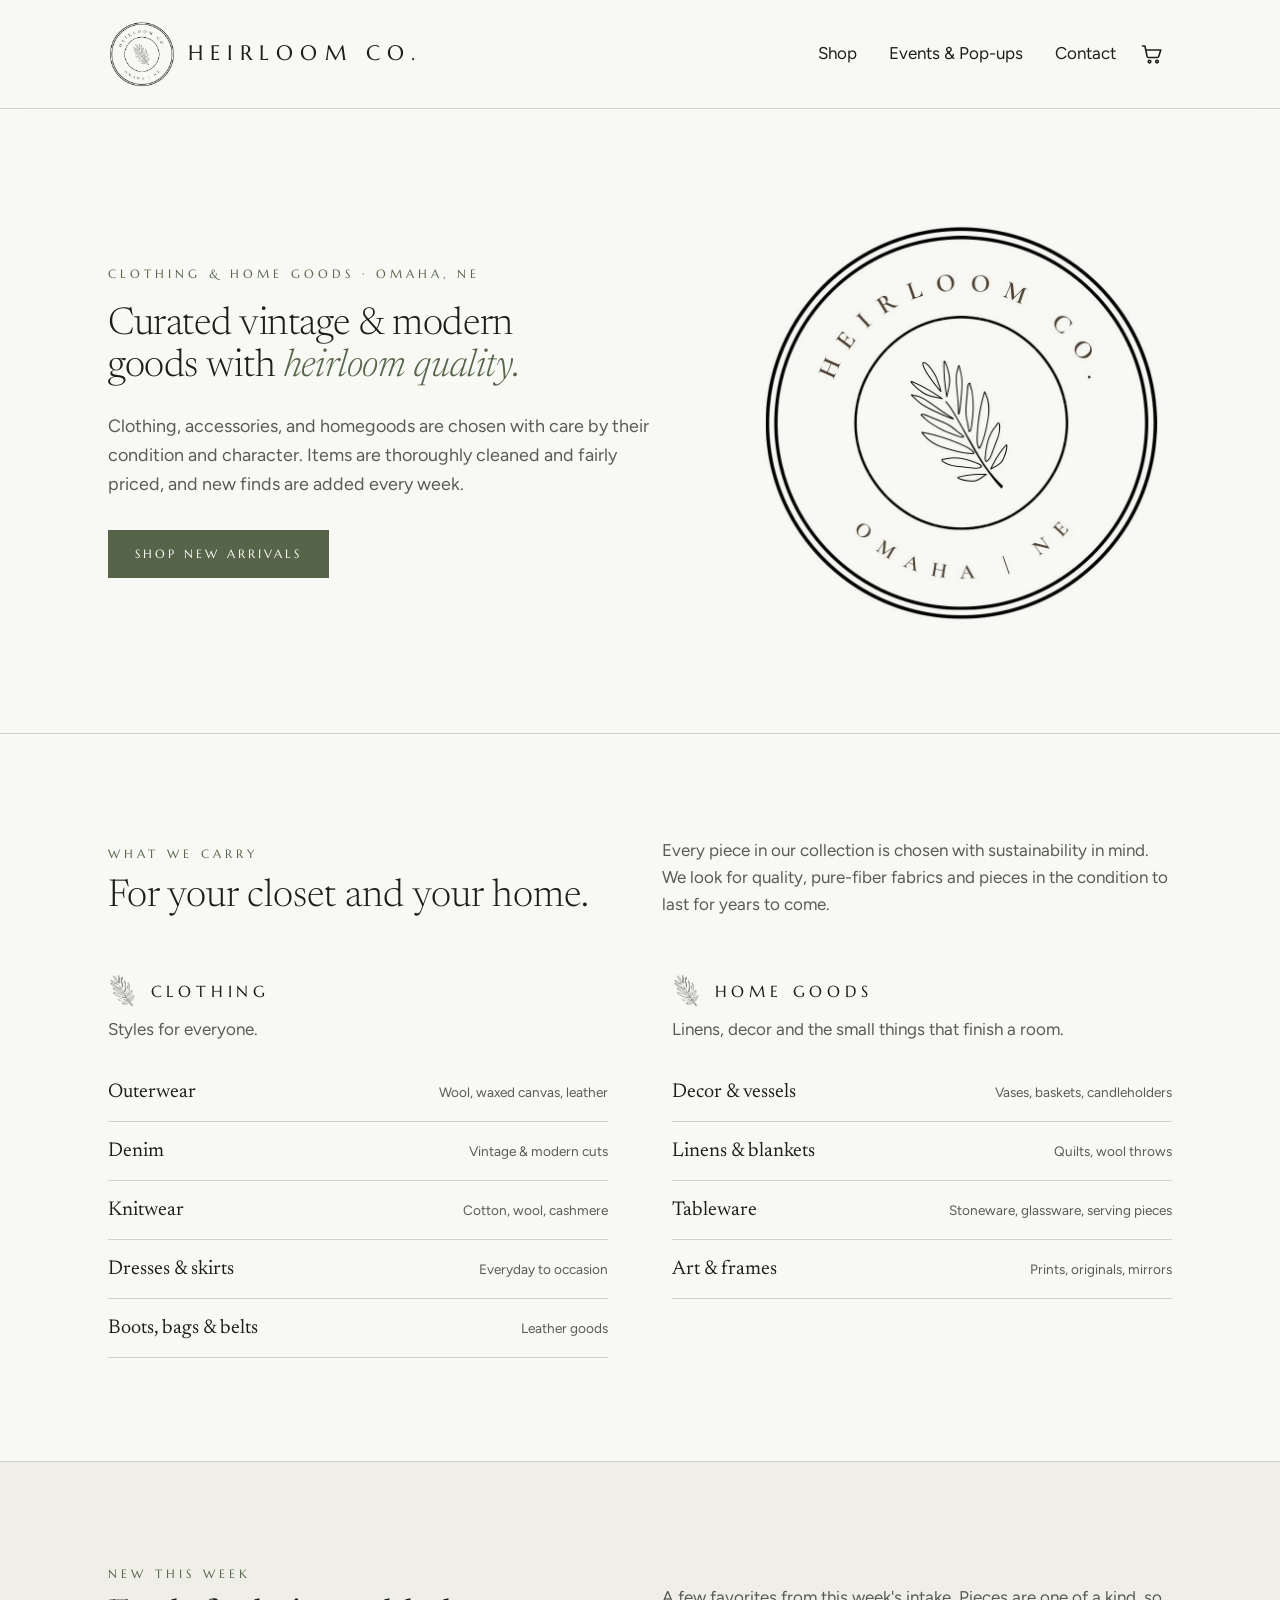
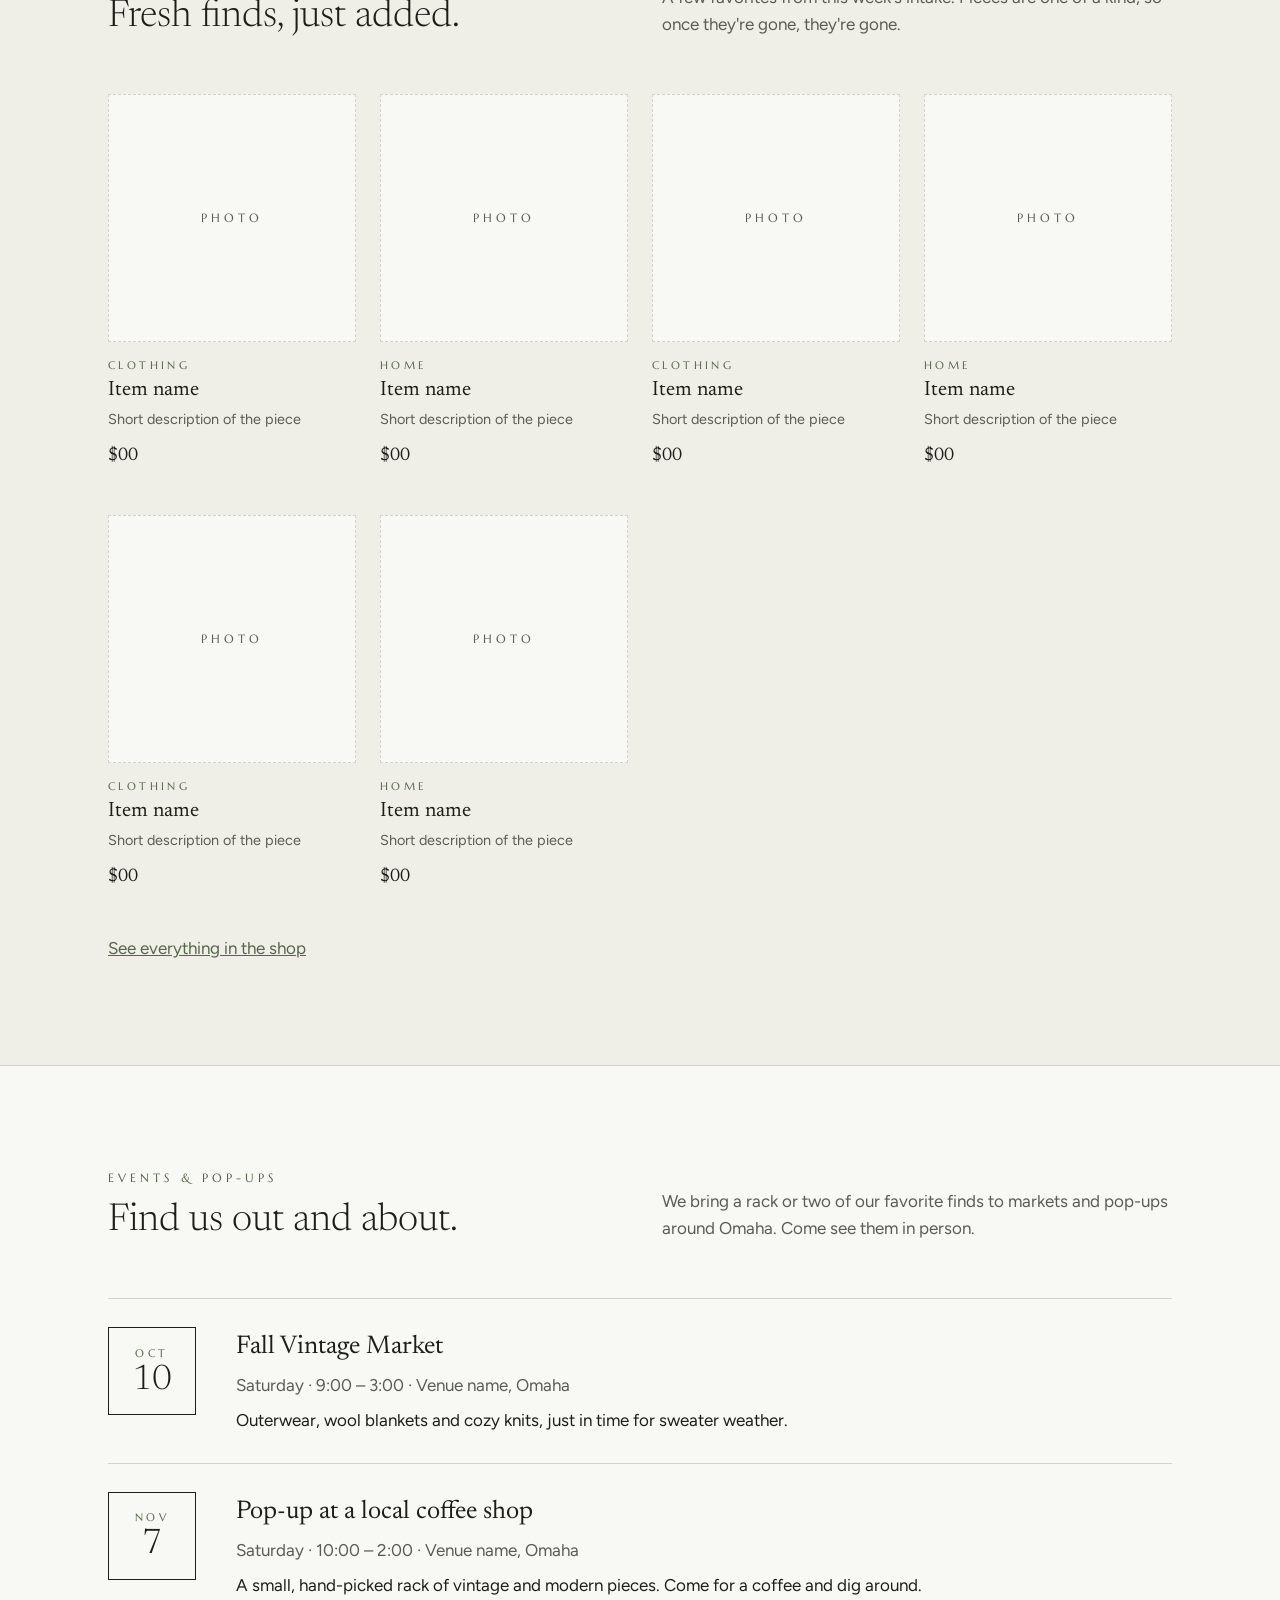
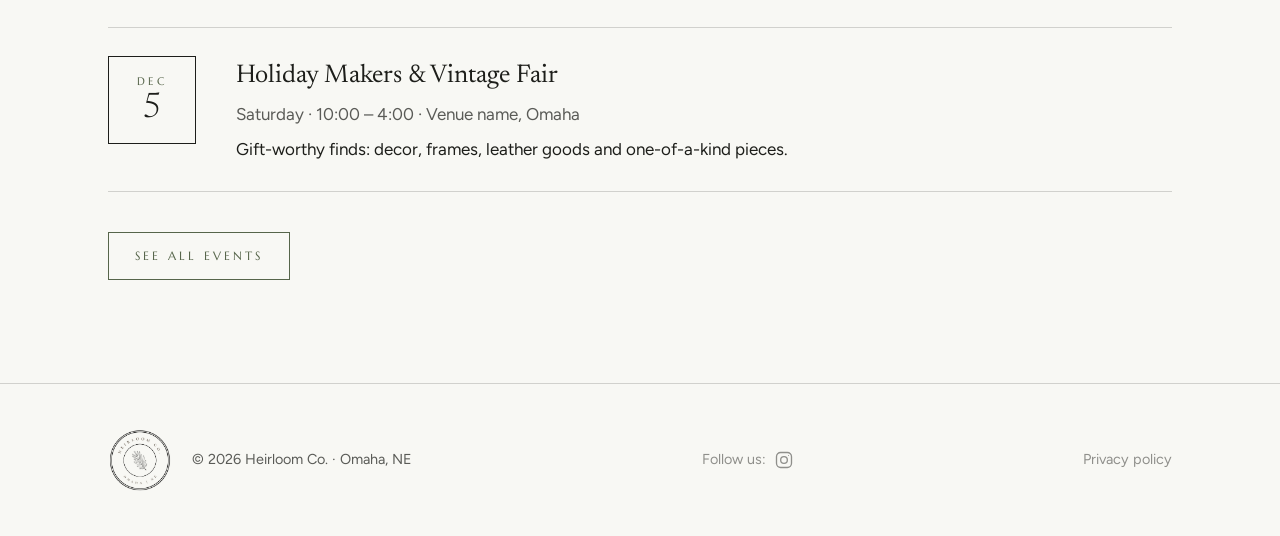
<file: index.html>
<!doctype html>
<html lang="en" class="dark-ok">
<head>
  <meta charset="utf-8">
  <meta name="viewport" content="width=device-width, initial-scale=1">
  <title>Heirloom Co. · Curated vintage &amp; modern goods with heirloom quality</title>
  <meta name="description" content="Heirloom Co. is a small Omaha shop for pre-loved clothing, accessories and everyday home goods. Hand-picked, cleaned and fairly priced, with new stock every week.">
  <link rel="preconnect" href="https://fonts.googleapis.com">
  <link rel="preconnect" href="https://fonts.gstatic.com" crossorigin>
  <link rel="stylesheet" href="https://fonts.googleapis.com/css2?family=Marcellus&family=Newsreader:ital,opsz,wght@0,6..72,300;0,6..72,400;1,6..72,300;1,6..72,400&family=Figtree:wght@400;500;600&display=swap">
  <link rel="stylesheet" href="css/heirloom.css">
</head>
<body class="template-index">
  <a class="skip" href="#MainContent">Skip to content</a>

  <header class="site">
    <div class="wrap">
      <a class="brand" href="index.html" aria-label="Heirloom Co. home">
        <img class="logo brand-img" src="images/logo.jpg" alt="" width="850" height="850">
        <span>Heirloom Co.</span>
      </a>
      <nav class="links" id="MainNav" aria-label="Main">
        <a href="shop.html">Shop</a>
        <a href="events.html">Events &amp; Pop-ups</a>
        <a href="contact.html">Contact</a>
      </nav>
      <div class="header-actions">
        <!-- The cart only works on Shopify; here the icon is just for the design. -->
        <a href="#" class="cart-link" aria-label="Cart">
          <svg viewBox="0 0 24 24" width="24" height="24" fill="none" stroke="currentColor" stroke-width="1.6" stroke-linecap="round" stroke-linejoin="round" aria-hidden="true">
            <path d="M2.5 4h2.4l2.2 10.3a1.5 1.5 0 0 0 1.5 1.2h8.6a1.5 1.5 0 0 0 1.5-1.1L20.8 8H5.7"/>
            <circle cx="9.5" cy="19.6" r="1.3"/>
            <circle cx="17" cy="19.6" r="1.3"/>
          </svg>
        </a>
        <button class="menu-toggle" type="button" aria-controls="MainNav" aria-expanded="false" aria-label="Menu" data-menu-toggle>
          <svg class="icon-open" viewBox="0 0 24 24" width="24" height="24" fill="none" stroke="currentColor" stroke-width="1.6" stroke-linecap="round" aria-hidden="true">
            <path d="M4 7h16M4 12h16M4 17h16"/>
          </svg>
          <svg class="icon-close" viewBox="0 0 24 24" width="24" height="24" fill="none" stroke="currentColor" stroke-width="1.6" stroke-linecap="round" aria-hidden="true">
            <path d="M6 6l12 12M18 6L6 18"/>
          </svg>
        </button>
      </div>
    </div>
  </header>

  <main id="MainContent">
    <section class="hero">
      <div class="wrap">
        <div>
          <p class="eyebrow caps">Clothing &amp; home goods · Omaha, NE</p>
          <h1>Curated vintage &amp; modern goods with <em>heirloom quality.</em></h1>
          <p class="lede">Clothing, accessories, and homegoods are chosen with care by their condition and character. Items are thoroughly cleaned and fairly priced, and new finds are added every week.</p>
          <div class="actions">
            <a class="btn solid" href="shop.html">Shop new arrivals</a>
          </div>
        </div>
        <div class="seal">
          <img class="logo hero-img" src="images/logo.jpg" alt="Heirloom Co. seal: Omaha, NE" width="850" height="850">
        </div>
      </div>
    </section>

    <section class="block" id="carry">
      <div class="wrap">
        <div class="sec-head">
          <div>
            <span class="caps">What we carry</span>
            <h2>For your closet and your home.</h2>
          </div>
          <p>Every piece in our collection is chosen with sustainability in mind. We look for quality, pure-fiber fabrics and pieces in the condition to last for years to come.</p>
        </div>
        <div class="carry">
          <div>
            <h3><img class="logo carry-leaf" src="images/leaf.jpg" alt="" width="244" height="290" loading="lazy">Clothing</h3>
            <p class="note">Styles for everyone.</p>
            <ul>
              <li>Outerwear <span>Wool, waxed canvas, leather</span></li>
              <li>Denim <span>Vintage &amp; modern cuts</span></li>
              <li>Knitwear <span>Cotton, wool, cashmere</span></li>
              <li>Dresses &amp; skirts <span>Everyday to occasion</span></li>
              <li>Boots, bags &amp; belts <span>Leather goods</span></li>
            </ul>
          </div>
          <div>
            <h3><img class="logo carry-leaf" src="images/leaf.jpg" alt="" width="244" height="290" loading="lazy">Home Goods</h3>
            <p class="note">Linens, decor and the small things that finish a room.</p>
            <ul>
              <li>Decor &amp; vessels <span>Vases, baskets, candleholders</span></li>
              <li>Linens &amp; blankets <span>Quilts, wool throws</span></li>
              <li>Tableware <span>Stoneware, glassware, serving pieces</span></li>
              <li>Art &amp; frames <span>Prints, originals, mirrors</span></li>
            </ul>
          </div>
        </div>
      </div>
    </section>

    <section class="block racks" id="new">
      <div class="wrap">
        <div class="sec-head">
          <div>
            <span class="caps">New this week</span>
            <h2>Fresh finds, just added.</h2>
          </div>
          <p>A few favorites from this week's intake. Pieces are one of a kind, so once they're gone, they're gone.</p>
        </div>
        <div class="items">
          <article class="item" data-kind="clothing">
            <div class="item-img"><span class="caps">Photo</span></div>
            <span class="caps kind">Clothing</span>
            <h3 class="name">Item name</h3>
            <p class="meta">Short description of the piece</p>
            <p class="price">$00</p>
          </article>
          <article class="item" data-kind="home">
            <div class="item-img"><span class="caps">Photo</span></div>
            <span class="caps kind">Home</span>
            <h3 class="name">Item name</h3>
            <p class="meta">Short description of the piece</p>
            <p class="price">$00</p>
          </article>
          <article class="item" data-kind="clothing">
            <div class="item-img"><span class="caps">Photo</span></div>
            <span class="caps kind">Clothing</span>
            <h3 class="name">Item name</h3>
            <p class="meta">Short description of the piece</p>
            <p class="price">$00</p>
          </article>
          <article class="item" data-kind="home">
            <div class="item-img"><span class="caps">Photo</span></div>
            <span class="caps kind">Home</span>
            <h3 class="name">Item name</h3>
            <p class="meta">Short description of the piece</p>
            <p class="price">$00</p>
          </article>
          <article class="item" data-kind="clothing">
            <div class="item-img"><span class="caps">Photo</span></div>
            <span class="caps kind">Clothing</span>
            <h3 class="name">Item name</h3>
            <p class="meta">Short description of the piece</p>
            <p class="price">$00</p>
          </article>
          <article class="item" data-kind="home">
            <div class="item-img"><span class="caps">Photo</span></div>
            <span class="caps kind">Home</span>
            <h3 class="name">Item name</h3>
            <p class="meta">Short description of the piece</p>
            <p class="price">$00</p>
          </article>
        </div>
        <p class="foot"><a href="shop.html">See everything in the shop</a></p>
      </div>
    </section>

    <section class="block" id="events">
      <div class="wrap">
        <div class="sec-head">
          <div>
            <span class="caps">Events &amp; Pop-ups</span>
            <h2>Find us out and about.</h2>
          </div>
          <p>We bring a rack or two of our favorite finds to markets and pop-ups around Omaha. Come see them in person.</p>
        </div>
        <!-- Keep in sync with the list on events.html. -->
        <ul class="events">
          <li>
            <time class="date" datetime="2026-10-10"><span class="caps">Oct</span><b>10</b></time>
            <div>
              <h3>Fall Vintage Market</h3>
              <p class="muted">Saturday · 9:00 – 3:00 · Venue name, Omaha</p>
              <p>Outerwear, wool blankets and cozy knits, just in time for sweater weather.</p>
            </div>
          </li>
          <li>
            <time class="date" datetime="2026-11-07"><span class="caps">Nov</span><b>7</b></time>
            <div>
              <h3>Pop-up at a local coffee shop</h3>
              <p class="muted">Saturday · 10:00 – 2:00 · Venue name, Omaha</p>
              <p>A small, hand-picked rack of vintage and modern pieces. Come for a coffee and dig around.</p>
            </div>
          </li>
          <li>
            <time class="date" datetime="2026-12-05"><span class="caps">Dec</span><b>5</b></time>
            <div>
              <h3>Holiday Makers &amp; Vintage Fair</h3>
              <p class="muted">Saturday · 10:00 – 4:00 · Venue name, Omaha</p>
              <p>Gift-worthy finds: decor, frames, leather goods and one-of-a-kind pieces.</p>
            </div>
          </li>
        </ul>
        <p class="foot"><a class="btn line" href="events.html">See all events</a></p>
      </div>
    </section>
  </main>

  <footer class="site">
    <div class="wrap">
      <img class="logo foot-logo" src="images/logo.jpg" alt="" width="850" height="850">
      <p>© 2026 Heirloom Co. · Omaha, NE</p>
      <!-- Replace # with the shop's Instagram and privacy policy links. -->
      <a class="foot-social" href="#" target="_blank" rel="noopener" aria-label="Follow us on Instagram">
        <span aria-hidden="true">Follow us:</span>
        <svg viewBox="0 0 24 24" width="20" height="20" fill="none" stroke="currentColor" stroke-width="1.6" aria-hidden="true">
          <rect x="3" y="3" width="18" height="18" rx="5"/>
          <circle cx="12" cy="12" r="4"/>
          <circle cx="17.3" cy="6.7" r="0.6" fill="currentColor" stroke="none"/>
        </svg>
      </a>
      <a class="foot-privacy" href="#">Privacy policy</a>
    </div>
  </footer>

  <script src="js/heirloom.js" defer></script>
</body>
</html>
</file>
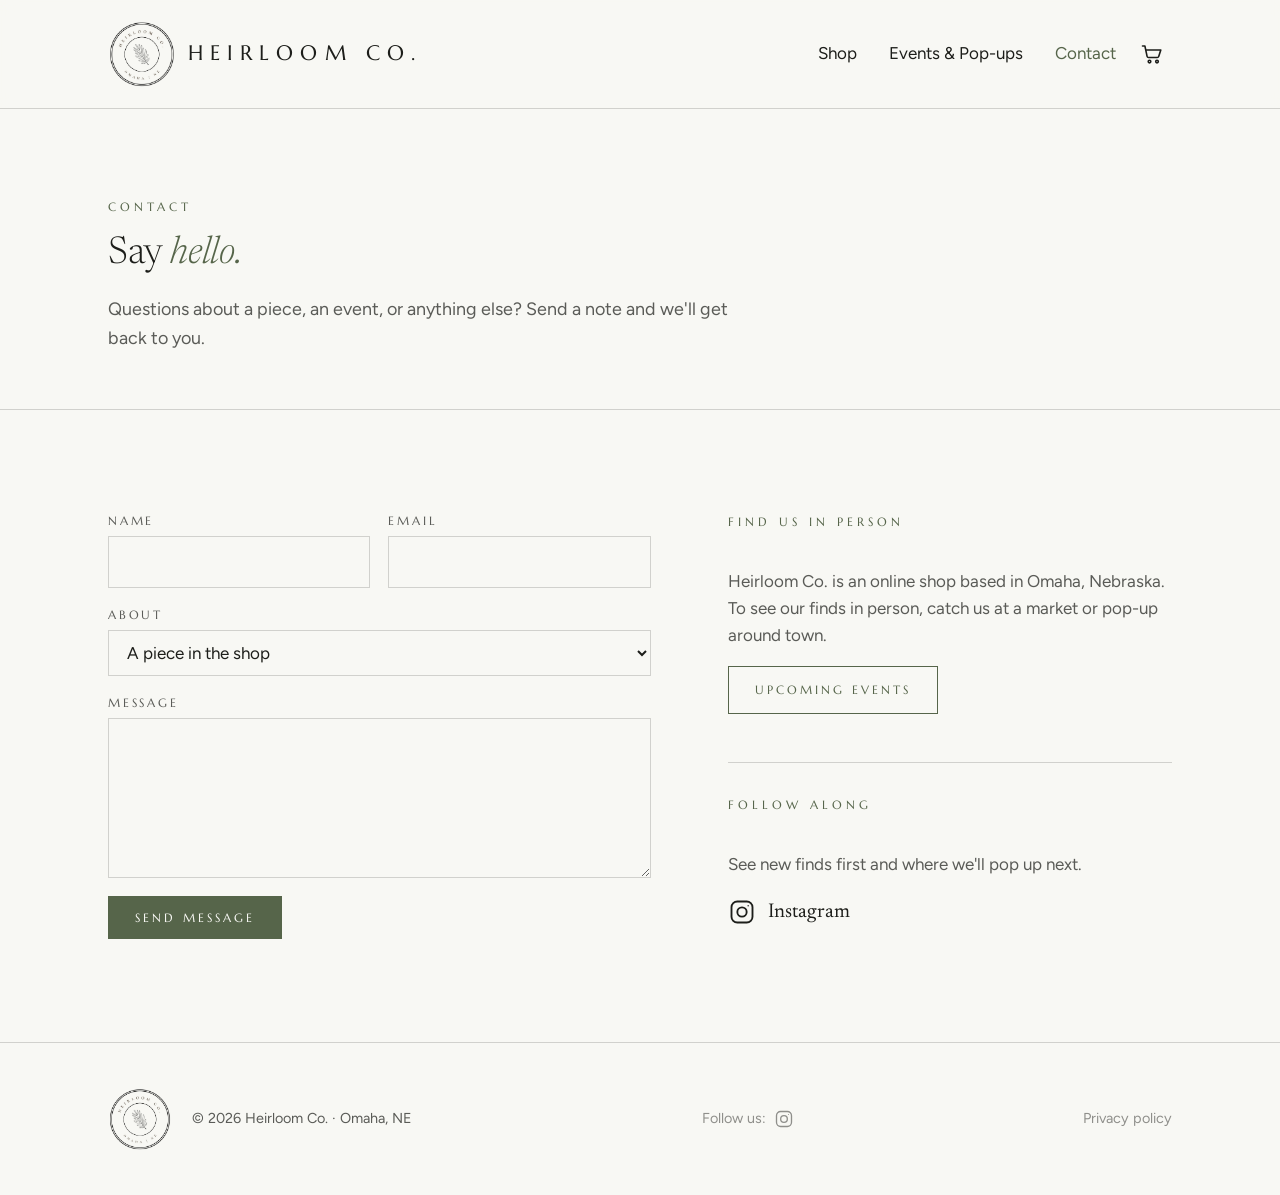
<file: contact.html>
<!doctype html>
<html lang="en" class="dark-ok">
<head>
  <meta charset="utf-8">
  <meta name="viewport" content="width=device-width, initial-scale=1">
  <title>Contact · Heirloom Co.</title>
  <meta name="description" content="Get in touch with Heirloom Co. in Omaha about an item or an event.">
  <link rel="preconnect" href="https://fonts.googleapis.com">
  <link rel="preconnect" href="https://fonts.gstatic.com" crossorigin>
  <link rel="stylesheet" href="https://fonts.googleapis.com/css2?family=Marcellus&family=Newsreader:ital,opsz,wght@0,6..72,300;0,6..72,400;1,6..72,300;1,6..72,400&family=Figtree:wght@400;500;600&display=swap">
  <link rel="stylesheet" href="css/heirloom.css">
</head>
<body class="template-contact">
  <a class="skip" href="#MainContent">Skip to content</a>

  <header class="site">
    <div class="wrap">
      <a class="brand" href="index.html" aria-label="Heirloom Co. home">
        <img class="logo brand-img" src="images/logo.jpg" alt="" width="850" height="850">
        <span>Heirloom Co.</span>
      </a>
      <nav class="links" id="MainNav" aria-label="Main">
        <a href="shop.html">Shop</a>
        <a href="events.html">Events &amp; Pop-ups</a>
        <a href="contact.html" aria-current="page">Contact</a>
      </nav>
      <div class="header-actions">
        <!-- The cart only works on Shopify; here the icon is just for the design. -->
        <a href="#" class="cart-link" aria-label="Cart">
          <svg viewBox="0 0 24 24" width="24" height="24" fill="none" stroke="currentColor" stroke-width="1.6" stroke-linecap="round" stroke-linejoin="round" aria-hidden="true">
            <path d="M2.5 4h2.4l2.2 10.3a1.5 1.5 0 0 0 1.5 1.2h8.6a1.5 1.5 0 0 0 1.5-1.1L20.8 8H5.7"/>
            <circle cx="9.5" cy="19.6" r="1.3"/>
            <circle cx="17" cy="19.6" r="1.3"/>
          </svg>
        </a>
        <button class="menu-toggle" type="button" aria-controls="MainNav" aria-expanded="false" aria-label="Menu" data-menu-toggle>
          <svg class="icon-open" viewBox="0 0 24 24" width="24" height="24" fill="none" stroke="currentColor" stroke-width="1.6" stroke-linecap="round" aria-hidden="true">
            <path d="M4 7h16M4 12h16M4 17h16"/>
          </svg>
          <svg class="icon-close" viewBox="0 0 24 24" width="24" height="24" fill="none" stroke="currentColor" stroke-width="1.6" stroke-linecap="round" aria-hidden="true">
            <path d="M6 6l12 12M18 6L6 18"/>
          </svg>
        </button>
      </div>
    </div>
  </header>

  <main id="MainContent">
    <section class="page-head">
      <div class="wrap">
        <span class="caps">Contact</span>
        <h1>Say <em>hello.</em></h1>
        <p class="lede">Questions about a piece, an event, or anything else? Send a note and we'll get back to you.</p>
      </div>
    </section>

    <section class="block">
      <div class="wrap contact">
        <!-- Not connected to anything yet. Shopify's built-in contact form can take this over later. -->
        <form class="form" data-contact>
          <div class="row">
            <label><span>Name</span><input type="text" name="name" autocomplete="name" required></label>
            <label><span>Email</span><input type="email" name="email" autocomplete="email" required></label>
          </div>
          <label>
            <span>About</span>
            <select name="topic">
              <option>A piece in the shop</option>
              <option>Events &amp; pop-ups</option>
              <option>Something else</option>
            </select>
          </label>
          <label><span>Message</span><textarea name="message" required></textarea></label>
          <button class="btn solid" type="submit">Send message</button>
          <p class="form-status" role="status" hidden></p>
        </form>

        <aside>
          <div class="sec-head tight">
            <div>
              <span class="caps">Find us in person</span>
            </div>
          </div>
          <p class="muted">Heirloom Co. is an online shop based in Omaha, Nebraska. To see our finds in person, catch us at a market or pop-up around town.</p>
          <div class="actions">
            <a class="btn line" href="events.html">Upcoming events</a>
          </div>

          <div class="contact-social">
            <div class="sec-head tight">
              <div>
                <span class="caps">Follow along</span>
              </div>
            </div>
            <p class="muted">See new finds first and where we'll pop up next.</p>
            <!-- Replace # with the shop's Instagram link and the text with its @handle. -->
            <a class="social-link" href="#" target="_blank" rel="noopener">
              <svg viewBox="0 0 24 24" width="28" height="28" fill="none" stroke="currentColor" stroke-width="1.6" aria-hidden="true">
                <rect x="3" y="3" width="18" height="18" rx="5"/>
                <circle cx="12" cy="12" r="4"/>
                <circle cx="17.3" cy="6.7" r="0.6" fill="currentColor" stroke="none"/>
              </svg>
              <span>Instagram</span>
            </a>
          </div>
        </aside>
      </div>
    </section>
  </main>

  <footer class="site">
    <div class="wrap">
      <img class="logo foot-logo" src="images/logo.jpg" alt="" width="850" height="850">
      <p>© 2026 Heirloom Co. · Omaha, NE</p>
      <!-- Replace # with the shop's Instagram and privacy policy links. -->
      <a class="foot-social" href="#" target="_blank" rel="noopener" aria-label="Follow us on Instagram">
        <span aria-hidden="true">Follow us:</span>
        <svg viewBox="0 0 24 24" width="20" height="20" fill="none" stroke="currentColor" stroke-width="1.6" aria-hidden="true">
          <rect x="3" y="3" width="18" height="18" rx="5"/>
          <circle cx="12" cy="12" r="4"/>
          <circle cx="17.3" cy="6.7" r="0.6" fill="currentColor" stroke="none"/>
        </svg>
      </a>
      <a class="foot-privacy" href="#">Privacy policy</a>
    </div>
  </footer>

  <script src="js/heirloom.js" defer></script>
</body>
</html>
</file>
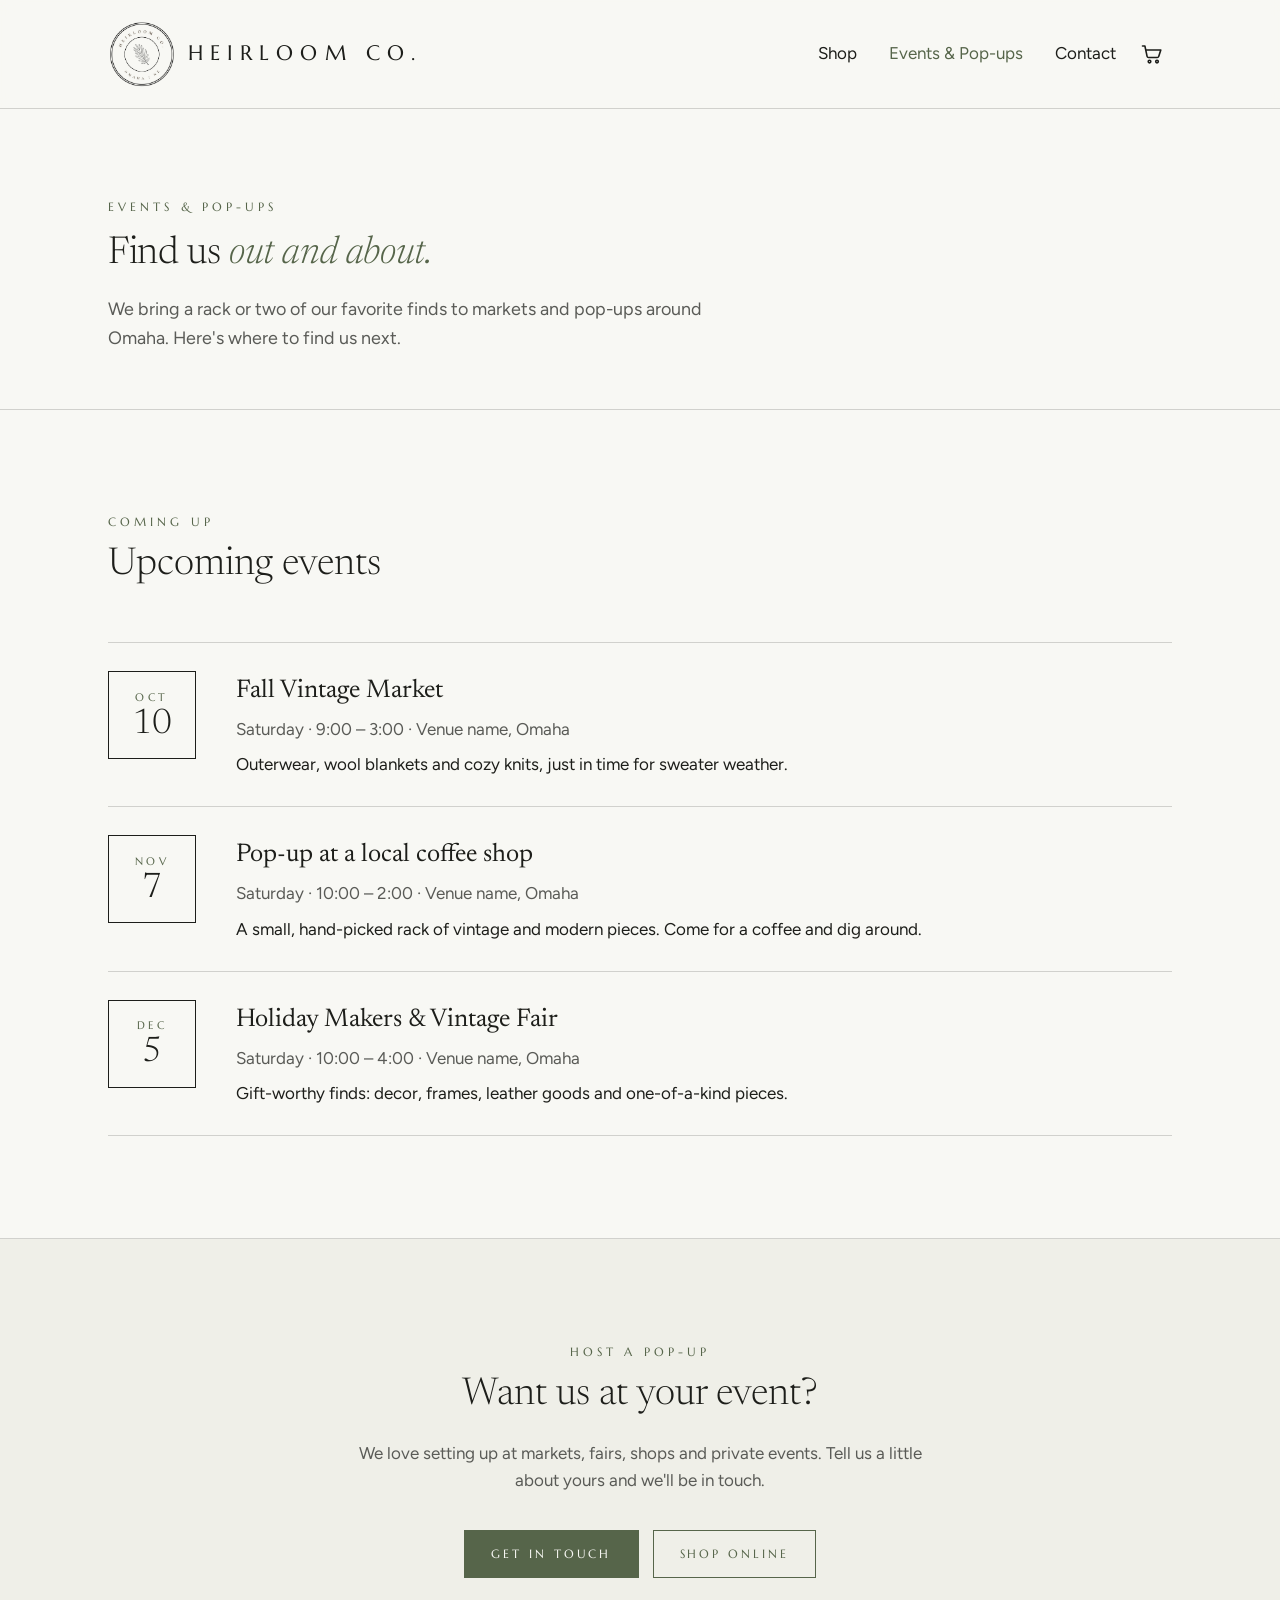
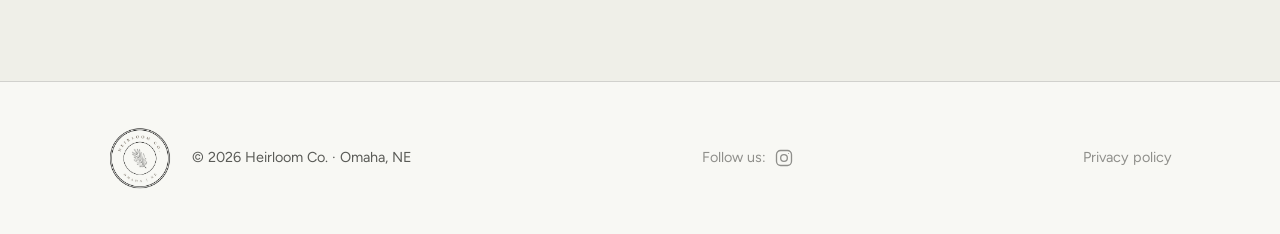
<file: events.html>
<!doctype html>
<html lang="en" class="dark-ok">
<head>
  <meta charset="utf-8">
  <meta name="viewport" content="width=device-width, initial-scale=1">
  <title>Events &amp; Pop-ups · Heirloom Co.</title>
  <meta name="description" content="Find Heirloom Co. at pop-up markets and events around Omaha, or invite us to bring a pop-up shop to yours.">
  <link rel="preconnect" href="https://fonts.googleapis.com">
  <link rel="preconnect" href="https://fonts.gstatic.com" crossorigin>
  <link rel="stylesheet" href="https://fonts.googleapis.com/css2?family=Marcellus&family=Newsreader:ital,opsz,wght@0,6..72,300;0,6..72,400;1,6..72,300;1,6..72,400&family=Figtree:wght@400;500;600&display=swap">
  <link rel="stylesheet" href="css/heirloom.css">
</head>
<body class="template-events">
  <a class="skip" href="#MainContent">Skip to content</a>

  <header class="site">
    <div class="wrap">
      <a class="brand" href="index.html" aria-label="Heirloom Co. home">
        <img class="logo brand-img" src="images/logo.jpg" alt="" width="850" height="850">
        <span>Heirloom Co.</span>
      </a>
      <nav class="links" id="MainNav" aria-label="Main">
        <a href="shop.html">Shop</a>
        <a href="events.html" aria-current="page">Events &amp; Pop-ups</a>
        <a href="contact.html">Contact</a>
      </nav>
      <div class="header-actions">
        <!-- The cart only works on Shopify; here the icon is just for the design. -->
        <a href="#" class="cart-link" aria-label="Cart">
          <svg viewBox="0 0 24 24" width="24" height="24" fill="none" stroke="currentColor" stroke-width="1.6" stroke-linecap="round" stroke-linejoin="round" aria-hidden="true">
            <path d="M2.5 4h2.4l2.2 10.3a1.5 1.5 0 0 0 1.5 1.2h8.6a1.5 1.5 0 0 0 1.5-1.1L20.8 8H5.7"/>
            <circle cx="9.5" cy="19.6" r="1.3"/>
            <circle cx="17" cy="19.6" r="1.3"/>
          </svg>
        </a>
        <button class="menu-toggle" type="button" aria-controls="MainNav" aria-expanded="false" aria-label="Menu" data-menu-toggle>
          <svg class="icon-open" viewBox="0 0 24 24" width="24" height="24" fill="none" stroke="currentColor" stroke-width="1.6" stroke-linecap="round" aria-hidden="true">
            <path d="M4 7h16M4 12h16M4 17h16"/>
          </svg>
          <svg class="icon-close" viewBox="0 0 24 24" width="24" height="24" fill="none" stroke="currentColor" stroke-width="1.6" stroke-linecap="round" aria-hidden="true">
            <path d="M6 6l12 12M18 6L6 18"/>
          </svg>
        </button>
      </div>
    </div>
  </header>

  <main id="MainContent">
    <section class="page-head">
      <div class="wrap">
        <span class="caps">Events &amp; Pop-ups</span>
        <h1>Find us <em>out and about.</em></h1>
        <p class="lede">We bring a rack or two of our favorite finds to markets and pop-ups around Omaha. Here's where to find us next.</p>
      </div>
    </section>

    <section class="block">
      <div class="wrap">
        <div class="sec-head">
          <div>
            <span class="caps">Coming up</span>
            <h2>Upcoming events</h2>
          </div>
        </div>
        <!-- Sample events. Replace with real dates, names and places. -->
        <ul class="events">
          <li>
            <time class="date" datetime="2026-10-10"><span class="caps">Oct</span><b>10</b></time>
            <div>
              <h3>Fall Vintage Market</h3>
              <p class="muted">Saturday · 9:00 – 3:00 · Venue name, Omaha</p>
              <p>Outerwear, wool blankets and cozy knits, just in time for sweater weather.</p>
            </div>
          </li>
          <li>
            <time class="date" datetime="2026-11-07"><span class="caps">Nov</span><b>7</b></time>
            <div>
              <h3>Pop-up at a local coffee shop</h3>
              <p class="muted">Saturday · 10:00 – 2:00 · Venue name, Omaha</p>
              <p>A small, hand-picked rack of vintage and modern pieces. Come for a coffee and dig around.</p>
            </div>
          </li>
          <li>
            <time class="date" datetime="2026-12-05"><span class="caps">Dec</span><b>5</b></time>
            <div>
              <h3>Holiday Makers &amp; Vintage Fair</h3>
              <p class="muted">Saturday · 10:00 – 4:00 · Venue name, Omaha</p>
              <p>Gift-worthy finds: decor, frames, leather goods and one-of-a-kind pieces.</p>
            </div>
          </li>
        </ul>
      </div>
    </section>

    <section class="block racks">
      <div class="wrap center">
        <div class="sec-head tight" style="justify-content:center">
          <div>
            <span class="caps">Host a pop-up</span>
            <h2>Want us at your event?</h2>
          </div>
        </div>
        <p class="muted" style="max-width:34em;margin:0 auto 28px">We love setting up at markets, fairs, shops and private events. Tell us a little about yours and we'll be in touch.</p>
        <div class="actions" style="justify-content:center">
          <a class="btn solid" href="contact.html">Get in touch</a>
          <a class="btn line" href="shop.html">Shop online</a>
        </div>
      </div>
    </section>
  </main>

  <footer class="site">
    <div class="wrap">
      <img class="logo foot-logo" src="images/logo.jpg" alt="" width="850" height="850">
      <p>© 2026 Heirloom Co. · Omaha, NE</p>
      <!-- Replace # with the shop's Instagram and privacy policy links. -->
      <a class="foot-social" href="#" target="_blank" rel="noopener" aria-label="Follow us on Instagram">
        <span aria-hidden="true">Follow us:</span>
        <svg viewBox="0 0 24 24" width="20" height="20" fill="none" stroke="currentColor" stroke-width="1.6" aria-hidden="true">
          <rect x="3" y="3" width="18" height="18" rx="5"/>
          <circle cx="12" cy="12" r="4"/>
          <circle cx="17.3" cy="6.7" r="0.6" fill="currentColor" stroke="none"/>
        </svg>
      </a>
      <a class="foot-privacy" href="#">Privacy policy</a>
    </div>
  </footer>

  <script src="js/heirloom.js" defer></script>
</body>
</html>
</file>
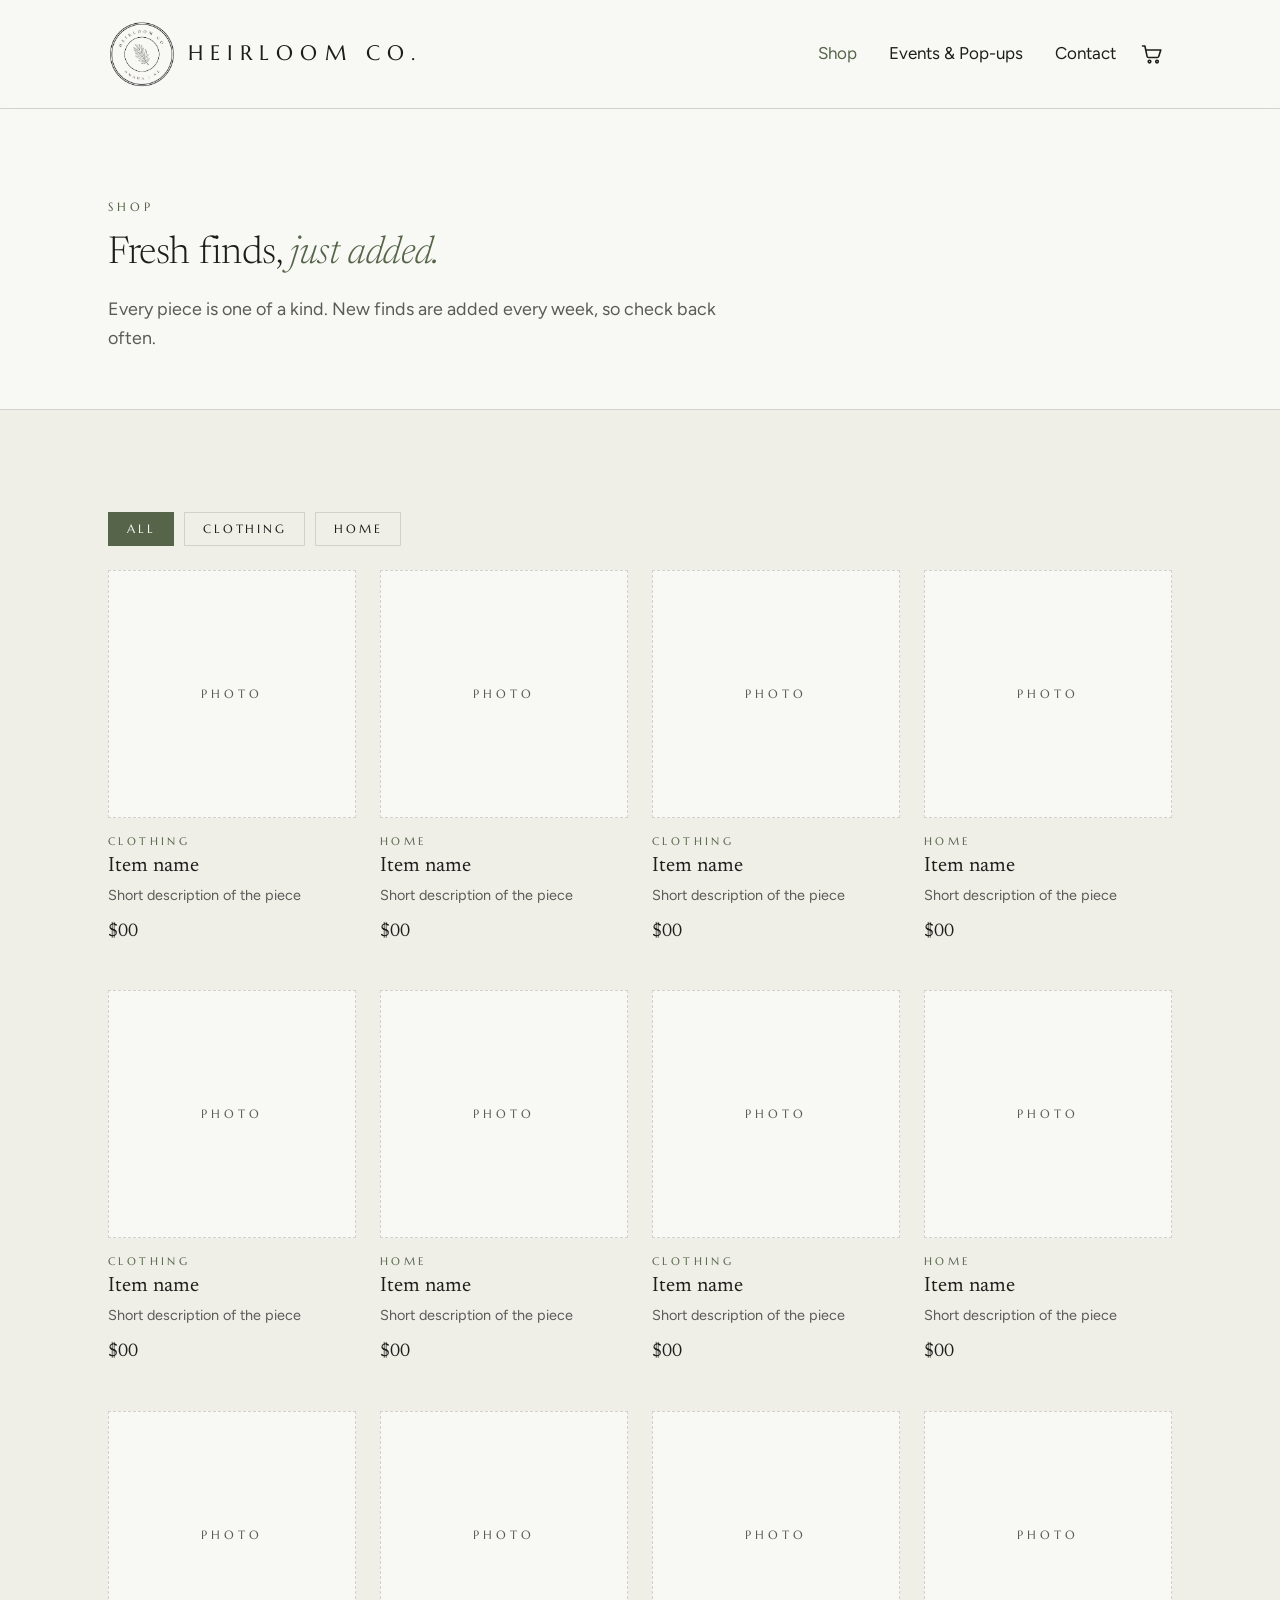
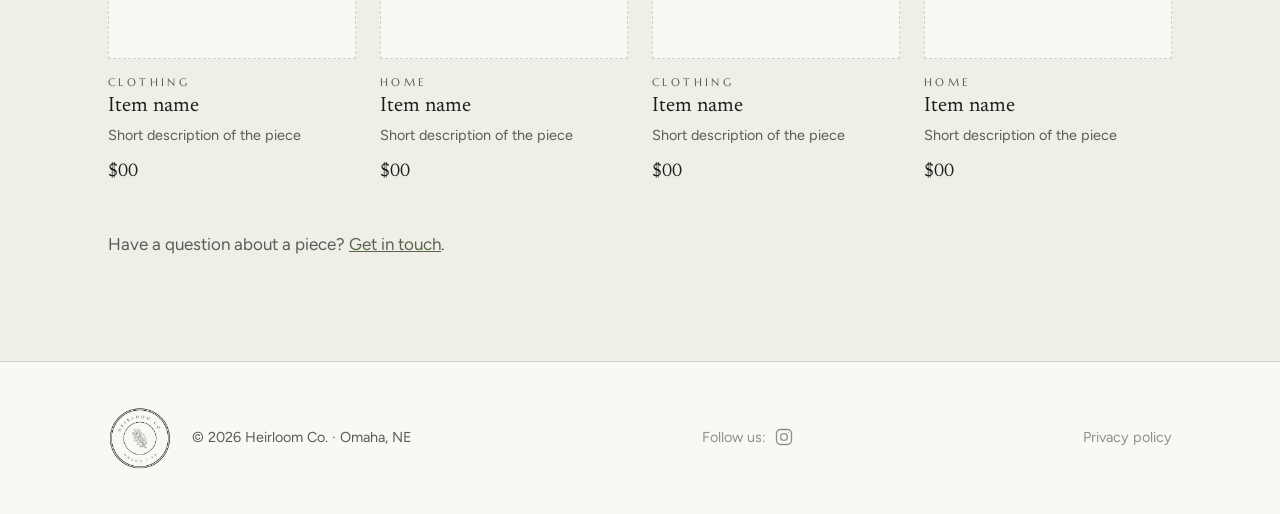
<file: shop.html>
<!doctype html>
<html lang="en" class="dark-ok">
<head>
  <meta charset="utf-8">
  <meta name="viewport" content="width=device-width, initial-scale=1">
  <title>Shop · Heirloom Co.</title>
  <meta name="description" content="One-of-a-kind pre-loved clothing and home goods from Heirloom Co. in Omaha, chosen with care and priced fairly.">
  <link rel="preconnect" href="https://fonts.googleapis.com">
  <link rel="preconnect" href="https://fonts.gstatic.com" crossorigin>
  <link rel="stylesheet" href="https://fonts.googleapis.com/css2?family=Marcellus&family=Newsreader:ital,opsz,wght@0,6..72,300;0,6..72,400;1,6..72,300;1,6..72,400&family=Figtree:wght@400;500;600&display=swap">
  <link rel="stylesheet" href="css/heirloom.css">
</head>
<body class="template-shop">
  <a class="skip" href="#MainContent">Skip to content</a>

  <header class="site">
    <div class="wrap">
      <a class="brand" href="index.html" aria-label="Heirloom Co. home">
        <img class="logo brand-img" src="images/logo.jpg" alt="" width="850" height="850">
        <span>Heirloom Co.</span>
      </a>
      <nav class="links" id="MainNav" aria-label="Main">
        <a href="shop.html" aria-current="page">Shop</a>
        <a href="events.html">Events &amp; Pop-ups</a>
        <a href="contact.html">Contact</a>
      </nav>
      <div class="header-actions">
        <!-- The cart only works on Shopify; here the icon is just for the design. -->
        <a href="#" class="cart-link" aria-label="Cart">
          <svg viewBox="0 0 24 24" width="24" height="24" fill="none" stroke="currentColor" stroke-width="1.6" stroke-linecap="round" stroke-linejoin="round" aria-hidden="true">
            <path d="M2.5 4h2.4l2.2 10.3a1.5 1.5 0 0 0 1.5 1.2h8.6a1.5 1.5 0 0 0 1.5-1.1L20.8 8H5.7"/>
            <circle cx="9.5" cy="19.6" r="1.3"/>
            <circle cx="17" cy="19.6" r="1.3"/>
          </svg>
        </a>
        <button class="menu-toggle" type="button" aria-controls="MainNav" aria-expanded="false" aria-label="Menu" data-menu-toggle>
          <svg class="icon-open" viewBox="0 0 24 24" width="24" height="24" fill="none" stroke="currentColor" stroke-width="1.6" stroke-linecap="round" aria-hidden="true">
            <path d="M4 7h16M4 12h16M4 17h16"/>
          </svg>
          <svg class="icon-close" viewBox="0 0 24 24" width="24" height="24" fill="none" stroke="currentColor" stroke-width="1.6" stroke-linecap="round" aria-hidden="true">
            <path d="M6 6l12 12M18 6L6 18"/>
          </svg>
        </button>
      </div>
    </div>
  </header>

  <main id="MainContent">
    <section class="page-head">
      <div class="wrap">
        <span class="caps">Shop</span>
        <h1>Fresh finds, <em>just added.</em></h1>
        <p class="lede">Every piece is one of a kind. New finds are added every week, so check back often.</p>
      </div>
    </section>

    <section class="block racks">
      <div class="wrap">
        <div class="sec-head tight">
          <div class="filters" role="group" aria-label="Filter by category">
            <button type="button" data-filter="all" aria-pressed="true">All</button>
            <button type="button" data-filter="clothing" aria-pressed="false">Clothing</button>
            <button type="button" data-filter="home" aria-pressed="false">Home</button>
          </div>
        </div>
        <div class="items">
          <article class="item" data-kind="clothing">
            <div class="item-img"><span class="caps">Photo</span></div>
            <span class="caps kind">Clothing</span>
            <h3 class="name">Item name</h3>
            <p class="meta">Short description of the piece</p>
            <p class="price">$00</p>
          </article>
          <article class="item" data-kind="home">
            <div class="item-img"><span class="caps">Photo</span></div>
            <span class="caps kind">Home</span>
            <h3 class="name">Item name</h3>
            <p class="meta">Short description of the piece</p>
            <p class="price">$00</p>
          </article>
          <article class="item" data-kind="clothing">
            <div class="item-img"><span class="caps">Photo</span></div>
            <span class="caps kind">Clothing</span>
            <h3 class="name">Item name</h3>
            <p class="meta">Short description of the piece</p>
            <p class="price">$00</p>
          </article>
          <article class="item" data-kind="home">
            <div class="item-img"><span class="caps">Photo</span></div>
            <span class="caps kind">Home</span>
            <h3 class="name">Item name</h3>
            <p class="meta">Short description of the piece</p>
            <p class="price">$00</p>
          </article>
          <article class="item" data-kind="clothing">
            <div class="item-img"><span class="caps">Photo</span></div>
            <span class="caps kind">Clothing</span>
            <h3 class="name">Item name</h3>
            <p class="meta">Short description of the piece</p>
            <p class="price">$00</p>
          </article>
          <article class="item" data-kind="home">
            <div class="item-img"><span class="caps">Photo</span></div>
            <span class="caps kind">Home</span>
            <h3 class="name">Item name</h3>
            <p class="meta">Short description of the piece</p>
            <p class="price">$00</p>
          </article>
          <article class="item" data-kind="clothing">
            <div class="item-img"><span class="caps">Photo</span></div>
            <span class="caps kind">Clothing</span>
            <h3 class="name">Item name</h3>
            <p class="meta">Short description of the piece</p>
            <p class="price">$00</p>
          </article>
          <article class="item" data-kind="home">
            <div class="item-img"><span class="caps">Photo</span></div>
            <span class="caps kind">Home</span>
            <h3 class="name">Item name</h3>
            <p class="meta">Short description of the piece</p>
            <p class="price">$00</p>
          </article>
          <article class="item" data-kind="clothing">
            <div class="item-img"><span class="caps">Photo</span></div>
            <span class="caps kind">Clothing</span>
            <h3 class="name">Item name</h3>
            <p class="meta">Short description of the piece</p>
            <p class="price">$00</p>
          </article>
          <article class="item" data-kind="home">
            <div class="item-img"><span class="caps">Photo</span></div>
            <span class="caps kind">Home</span>
            <h3 class="name">Item name</h3>
            <p class="meta">Short description of the piece</p>
            <p class="price">$00</p>
          </article>
          <article class="item" data-kind="clothing">
            <div class="item-img"><span class="caps">Photo</span></div>
            <span class="caps kind">Clothing</span>
            <h3 class="name">Item name</h3>
            <p class="meta">Short description of the piece</p>
            <p class="price">$00</p>
          </article>
          <article class="item" data-kind="home">
            <div class="item-img"><span class="caps">Photo</span></div>
            <span class="caps kind">Home</span>
            <h3 class="name">Item name</h3>
            <p class="meta">Short description of the piece</p>
            <p class="price">$00</p>
          </article>
        </div>
        <p class="foot">Have a question about a piece? <a href="contact.html">Get in touch</a>.</p>
      </div>
    </section>
  </main>

  <footer class="site">
    <div class="wrap">
      <img class="logo foot-logo" src="images/logo.jpg" alt="" width="850" height="850">
      <p>© 2026 Heirloom Co. · Omaha, NE</p>
      <!-- Replace # with the shop's Instagram and privacy policy links. -->
      <a class="foot-social" href="#" target="_blank" rel="noopener" aria-label="Follow us on Instagram">
        <span aria-hidden="true">Follow us:</span>
        <svg viewBox="0 0 24 24" width="20" height="20" fill="none" stroke="currentColor" stroke-width="1.6" aria-hidden="true">
          <rect x="3" y="3" width="18" height="18" rx="5"/>
          <circle cx="12" cy="12" r="4"/>
          <circle cx="17.3" cy="6.7" r="0.6" fill="currentColor" stroke="none"/>
        </svg>
      </a>
      <a class="foot-privacy" href="#">Privacy policy</a>
    </div>
  </footer>

  <script src="js/heirloom.js" defer></script>
</body>
</html>
</file>
<file: css/heirloom.css>
/* Heirloom Co. site styles. */
:root {
  --paper: #F8F8F4;
  --paper-2: #EFEFE8;
  --ink: #1D1E1A;
  --sage: #56654A;
  --ink-soft: color-mix(in srgb, var(--ink) 72%, var(--paper));
  --rule: color-mix(in srgb, var(--ink) 18%, var(--paper));
  --sage-soft: color-mix(in srgb, var(--sage) 18%, var(--paper));
  --sage-deep: color-mix(in srgb, var(--sage) 78%, var(--ink));

  --f-caps: "Marcellus", "Cormorant SC", Georgia, serif;
  --f-display: "Newsreader", Georgia, "Times New Roman", serif;
  --f-body: "Figtree", system-ui, -apple-system, "Segoe UI", sans-serif;

  --gutter: clamp(16px, 4vw, 48px);
  --max: 1160px;
  color-scheme: light;
}
@media (prefers-color-scheme: dark) {
  :root.dark-ok {
    color-scheme: dark;
    --paper: #151613;
    --paper-2: #1D1F1A;
    --ink: #ECECE4;
    --sage: #A8B893;
  }
}

* { box-sizing: border-box; }
html { scroll-behavior: smooth; }
body {
  margin: 0;
  background: var(--paper);
  color: var(--ink);
  font-family: var(--f-body);
  font-size: 17px;
  line-height: 1.6;
  -webkit-font-smoothing: antialiased;
}
img { max-width: 100%; height: auto; display: block; }
a { color: inherit; }
a:focus-visible, button:focus-visible, input:focus-visible, select:focus-visible, summary:focus-visible {
  outline: 2px solid var(--sage); outline-offset: 3px; border-radius: 2px;
}
.skip { position: absolute; left: -9999px; }
.skip:focus { left: 16px; top: 16px; background: var(--paper); padding: 8px 12px; z-index: 50; }
.visually-hidden { position: absolute !important; width: 1px; height: 1px; overflow: hidden; clip: rect(0 0 0 0); white-space: nowrap; }

.wrap { max-width: var(--max); margin-inline: auto; padding-inline: var(--gutter); }
.wrap.narrow { max-width: 760px; }
.center { text-align: center; }
.center .btn { margin-top: 8px; }
.muted { color: var(--ink-soft); }
.small { font-size: 0.85rem; }
.accent { color: var(--sage); }

.caps {
  font-family: var(--f-caps);
  text-transform: uppercase;
  letter-spacing: 0.32em;
  font-size: 0.78rem;
}
h1, h2, h3 { text-wrap: balance; }
.h2, .sec-head h2 {
  font-family: var(--f-display); font-weight: 300;
  font-size: clamp(1.7rem, 3vw, 2.5rem); line-height: 1.1; margin: 0 0 16px;
}

.draft {
  background: var(--sage-soft);
  font-size: 0.85rem; text-align: center;
  padding: 8px var(--gutter);
}

/* header */
header.site {
  position: sticky; top: 0; z-index: 10;
  background: color-mix(in srgb, var(--paper) 92%, transparent);
  backdrop-filter: blur(8px);
  border-bottom: 1px solid var(--rule);
}
header.site .wrap { display: flex; align-items: center; justify-content: space-between; gap: 16px; padding-block: 14px; }
.brand { display: flex; align-items: center; gap: 12px; text-decoration: none; }
.brand svg, .brand .brand-img { width: 40px; height: 40px; flex: none; object-fit: contain; }
.brand span { font-family: var(--f-caps); letter-spacing: 0.34em; font-size: 0.95rem; text-transform: uppercase; }
nav.links { display: flex; flex-wrap: wrap; justify-content: flex-end; gap: 6px clamp(14px, 3vw, 32px); }
nav.links a { text-decoration: none; }
nav.links a:hover, nav.links a[aria-current] { color: var(--sage); }
header.site .wrap { min-height: 108px; }
header.site .brand span { font-size: 1.3rem; }
header.site .brand .brand-img { width: 68px; height: 68px; }
header.site nav.links { margin-left: auto; }
.header-actions { display: flex; align-items: center; gap: 16px; }
.header-actions .cart-link {
  position: relative; display: inline-flex; align-items: center; justify-content: center;
  width: 40px; height: 40px; text-decoration: none;
}
.header-actions .cart-link:hover { color: var(--sage); }
.header-actions .cart-link .count {
  position: absolute; top: 2px; right: 0;
  min-width: 18px; height: 18px; padding: 0 4px; font-size: 0.68rem; line-height: 1;
}
.menu-toggle {
  display: none; align-items: center; justify-content: center;
  width: 40px; height: 40px; margin-right: -8px; padding: 0;
  background: none; border: 0; color: var(--ink); cursor: pointer;
}
.menu-toggle:hover { color: var(--sage); }
.menu-toggle .icon-close { display: none; }
.cart-link .count {
  display: inline-grid; place-items: center; min-width: 20px; height: 20px; padding: 0 5px;
  border-radius: 999px; background: var(--ink); color: var(--paper); font-size: 0.72rem;
}

/* buttons */
.actions { display: flex; flex-wrap: wrap; gap: 14px; }
.btn {
  display: inline-block; padding: 13px 26px; border: 1px solid var(--sage);
  background: transparent; color: var(--sage); cursor: pointer;
  text-decoration: none; font-family: var(--f-caps); text-transform: uppercase;
  letter-spacing: 0.24em; font-size: 0.78rem; transition: background .2s, color .2s, border-color .2s;
}
.btn.solid { background: var(--sage); color: var(--paper); }
.btn.solid:hover { background: var(--sage-deep); border-color: var(--sage-deep); }
.btn.line:hover { background: var(--sage); color: var(--paper); }
.btn[disabled] { opacity: .5; cursor: not-allowed; }

/* hero */
.hero .wrap {
  display: grid; grid-template-columns: 1.15fr 0.85fr; align-items: center;
  gap: clamp(32px, 6vw, 80px); padding-block: clamp(48px, 8vw, 104px);
}
.hero .eyebrow { color: var(--sage); margin: 0 0 20px; }
.hero h1 {
  font-family: var(--f-display); font-weight: 300;
  font-size: clamp(1.7rem, 3vw, 2.5rem); line-height: 1.1; letter-spacing: -0.01em;
  margin: 0 0 24px;
}
.hero h1 em { font-style: italic; color: var(--sage); }
.hero .lede { font-size: 1.12rem; color: var(--ink-soft); max-width: 34em; margin: 0 0 32px; }

.seal { width: 100%; max-width: 420px; justify-self: center; margin-inline: auto; color: var(--ink); }
.seal svg { width: 100%; height: auto; display: block; overflow: visible; }
.seal .hero-img { width: 100%; }
.small-seal { max-width: 120px; margin-bottom: 24px; }
/* The logo is black line art on white: multiply drops the white into the page color,
   and in dark mode it's inverted so the lines turn light. */
.logo { mix-blend-mode: multiply; }
@media (prefers-color-scheme: dark) {
  :root.dark-ok .logo { filter: invert(1); mix-blend-mode: screen; }
}

/* sections */
.block { padding-block: clamp(56px, 8vw, 104px); border-top: 1px solid var(--rule); }
.block.first { border-top: 0; padding-top: clamp(40px, 6vw, 72px); }
.sec-head { display: flex; align-items: end; justify-content: space-between; gap: 24px; flex-wrap: wrap; margin-bottom: clamp(32px, 5vw, 56px); }
.sec-head.tight { margin-bottom: 24px; }
.sec-head .caps { color: var(--sage); display: block; margin-bottom: 12px; }
.sec-head h2, .sec-head .h2 { margin: 0; }
.sec-head > p, .sec-head > .rte { max-width: 30em; color: var(--ink-soft); margin: 0; }

/* what we carry */
.carry { display: grid; grid-template-columns: 1fr 1fr; gap: clamp(24px, 5vw, 72px); }
.carry h3 {
  display: flex; align-items: center; gap: 14px;
  font-family: var(--f-caps); font-weight: 400; text-transform: uppercase;
  letter-spacing: 0.3em; font-size: 1rem; margin: 0 0 8px;
}
.carry h3 svg { width: 34px; height: 20px; color: var(--sage); }
.carry h3 .carry-leaf { width: auto; height: 34px; flex: none; }
.carry .note { color: var(--ink-soft); margin: 0 0 20px; }
.carry ul { list-style: none; margin: 0; padding: 0; }
.carry li {
  display: flex; justify-content: space-between; gap: 16px;
  padding-block: 13px; border-bottom: 1px solid var(--rule);
  font-family: var(--f-display); font-size: 1.25rem;
}
.carry li a { text-decoration: none; }
.carry li a:hover { color: var(--sage); }
.carry li span { font-family: var(--f-body); font-size: 0.85rem; color: var(--ink-soft); align-self: center; text-align: right; }

/* item cards (photo, name, description, price) */
.racks { background: var(--paper-2); }
.items { display: grid; grid-template-columns: repeat(auto-fill, minmax(220px, 1fr)); gap: 44px 24px; }
.item { display: flex; flex-direction: column; gap: 4px; }
.item[hidden] { display: none; }
.item-img {
  aspect-ratio: 1; margin-bottom: 12px; overflow: hidden;
  display: grid; place-items: center;
  background: var(--paper); border: 1px dashed var(--rule); color: var(--ink-soft);
}
.item-img img { width: 100%; height: 100%; object-fit: cover; }
.item .kind { color: var(--sage); font-size: 0.66rem; }
.item .name { font-family: var(--f-display); font-weight: 400; font-size: 1.3rem; line-height: 1.2; margin: 0; }
.item .meta { font-size: 0.9rem; color: var(--ink-soft); margin: 0; }
.item .price { font-family: var(--f-display); font-size: 1.15rem; margin: 6px 0 0; }
.item .price s { color: var(--ink-soft); margin-right: 6px; }
.item-link { display: flex; flex-direction: column; gap: 4px; text-decoration: none; color: inherit; }
.item-link:hover .name { color: var(--sage); }
.item.is-sold .item-img, .item.is-sold .name { opacity: .5; }
.racks .foot { margin: 44px 0 0; color: var(--ink-soft); }
.racks .foot a { color: var(--sage); }

/* consign */
.steps { list-style: none; margin: 0; padding: 0; display: grid; grid-template-columns: repeat(3, 1fr); gap: clamp(24px, 4vw, 48px); counter-reset: s; }
.steps li { counter-increment: s; border-top: 1px solid var(--ink); padding-top: 20px; }
.steps li::before {
  content: "Step " counter(s); display: block;
  font-family: var(--f-caps); text-transform: uppercase; letter-spacing: 0.3em; font-size: 0.72rem;
  color: var(--sage); margin-bottom: 10px;
}
.steps h3 { font-family: var(--f-display); font-weight: 400; font-size: 1.5rem; margin: 0 0 8px; }
.steps p { margin: 0; color: var(--ink-soft); }
.split { display: flex; flex-wrap: wrap; gap: 12px; margin-top: 14px; }
.split b { font-weight: 500; font-size: 0.85rem; border: 1px solid var(--rule); padding: 4px 12px; border-radius: 999px; }

/* visit */
.visit { display: grid; grid-template-columns: 1fr 1fr; gap: clamp(32px, 6vw, 80px); }
.visit address { font-style: normal; font-family: var(--f-display); font-size: 1.6rem; line-height: 1.35; margin-bottom: 20px; }
.visit .muted { margin: 0 0 24px; max-width: 30em; }
.hours { width: 100%; border-collapse: collapse; font-variant-numeric: tabular-nums; }
.hours caption { text-align: left; margin-bottom: 10px; color: var(--sage); }
.hours td { padding-block: 11px; border-bottom: 1px solid var(--rule); }
.hours td:last-child { text-align: right; }
.hours tr.closed td { color: var(--ink-soft); }

/* product page */
.product { display: grid; grid-template-columns: 1.1fr 0.9fr; gap: clamp(32px, 5vw, 72px); padding-block: clamp(32px, 5vw, 64px); align-items: start; }
.product-media { display: grid; gap: 16px; }
.product-media figure { margin: 0; background: var(--paper-2); }
.media-empty { aspect-ratio: 4 / 5; display: grid; place-items: center; }
.media-empty svg { width: 30%; color: var(--ink-soft); }
.product-info { position: sticky; top: 96px; display: flex; flex-direction: column; gap: 16px; }
.product-info .kind { color: var(--sage); }
.product-info h1 { font-family: var(--f-display); font-weight: 300; font-size: clamp(2rem, 4vw, 3rem); line-height: 1.1; margin: 0; }
.price-tag { font-family: var(--f-display); font-weight: 400; font-size: 1.9rem; line-height: 1; display: flex; gap: 12px; align-items: baseline; }
.price-tag s { font-size: 1.3rem; color: var(--ink-soft); }
.buy { display: flex; flex-direction: column; gap: 10px; align-items: flex-start; }
select, input[type="search"], input[type="email"], input[type="password"], input[type="number"] {
  font: inherit; color: var(--ink); background: var(--paper);
  border: 1px solid var(--rule); padding: 11px 14px; max-width: 100%;
}
.one-of { font-size: 0.9rem; color: var(--ink-soft); border-top: 1px dashed var(--rule); padding-top: 14px; margin: 0; }
.rte { max-width: 65ch; }
.rte img { margin-block: 16px; }

/* collections list */
.coll-grid { display: grid; grid-template-columns: repeat(auto-fill, minmax(240px, 1fr)); gap: 32px 24px; }
.coll-card { display: flex; flex-direction: column; gap: 8px; text-decoration: none; }
.coll-img { aspect-ratio: 4 / 5; background: var(--paper-2); display: grid; place-items: center; overflow: hidden; }
.coll-img img { width: 100%; height: 100%; object-fit: cover; }
.coll-img svg { width: 35%; color: var(--ink-soft); }
.coll-card:hover .caps { color: var(--sage); }

/* cart */
.cart-lines { list-style: none; margin: 24px 0; padding: 0; }
.cart-lines li { display: grid; grid-template-columns: 96px 1fr auto; gap: 18px; align-items: start; padding-block: 18px; border-bottom: 1px solid var(--rule); }
.cart-img { display: block; aspect-ratio: 4 / 5; background: var(--paper-2); overflow: hidden; }
.cart-img img { width: 100%; height: 100%; object-fit: cover; }
.cart-lines .name { font-family: var(--f-display); font-size: 1.25rem; text-decoration: none; display: block; }
.cart-lines p { margin: 2px 0 8px; }
.qty { width: 72px; margin-inline: 6px 12px; padding: 6px 8px; }
.remove { color: var(--ink-soft); }
.line-price { font-variant-numeric: tabular-nums; }
.cart-foot { display: flex; flex-direction: column; align-items: flex-end; gap: 8px; text-align: right; }
.subtotal { display: flex; gap: 24px; align-items: baseline; font-size: 1.3rem; margin: 0; }

/* search, pager, blog */
.search-form { display: flex; flex-wrap: wrap; gap: 10px; justify-content: center; margin-block: 16px; }
.search-form input { flex: 1 1 220px; }
.result-link { font-family: var(--f-display); font-size: 1.2rem; }
.pager { display: flex; justify-content: center; gap: 24px; margin-top: 48px; color: var(--ink-soft); }
.pager a { color: var(--ink); }
.articles { list-style: none; padding: 0; margin: 24px 0 0; }
.articles li { padding-block: 20px; border-bottom: 1px solid var(--rule); display: flex; flex-direction: column; gap: 4px; }
.articles .name { font-family: var(--f-display); font-size: 1.5rem; text-decoration: none; }
.article-img { margin-block: 24px; }
.password .seal { max-width: 300px; margin-bottom: 32px; }
.pw-login { margin-top: 32px; }
.pw-login summary { cursor: pointer; color: var(--ink-soft); }

/* page heading (about, shop, contact) */
.page-head { padding-block: clamp(48px, 7vw, 88px) clamp(32px, 5vw, 56px); }
.page-head .caps { color: var(--sage); display: block; margin-bottom: 16px; }
.page-head h1 {
  font-family: var(--f-display); font-weight: 300;
  font-size: clamp(1.7rem, 3vw, 2.5rem); line-height: 1.1; letter-spacing: -0.01em; margin: 0 0 20px;
}
.page-head h1 em { font-style: italic; color: var(--sage); }
.page-head .lede { font-size: 1.12rem; color: var(--ink-soft); max-width: 36em; margin: 0; }

/* about */
.story { display: grid; grid-template-columns: 0.8fr 1.2fr; gap: clamp(32px, 6vw, 80px); align-items: start; }
.story .seal { max-width: 320px; }
.story p { margin: 0 0 18px; font-size: 1.08rem; }
.story p:first-child { font-family: var(--f-display); font-size: 1.5rem; line-height: 1.4; }

/* events */
.events { list-style: none; margin: 0; padding: 0; }
.events li { display: grid; grid-template-columns: 88px 1fr; gap: clamp(20px, 4vw, 40px); padding-block: 28px; border-top: 1px solid var(--rule); }
.events li:last-child { border-bottom: 1px solid var(--rule); }
.events .date { display: flex; flex-direction: column; align-items: center; justify-content: center; aspect-ratio: 1; border: 1px solid var(--ink); }
.events .date .caps { color: var(--sage); font-size: 0.7rem; }
.events .date b { font-family: var(--f-display); font-weight: 300; font-size: 2.2rem; line-height: 1; }
.events h3 { font-family: var(--f-display); font-weight: 400; font-size: 1.6rem; margin: 0 0 4px; }
.events p { margin: 0 0 8px; }
.events p:last-child { margin: 0; }
#events .foot { margin: 40px 0 0; }

/* shop filters */
.filters { display: flex; flex-wrap: wrap; gap: 10px; }
.filters button {
  font-family: var(--f-caps); text-transform: uppercase; letter-spacing: 0.24em; font-size: 0.72rem;
  background: transparent; color: var(--ink); border: 1px solid var(--rule); padding: 9px 18px; cursor: pointer;
}
.filters button:hover { border-color: var(--sage); color: var(--sage); }
.filters button[aria-pressed="true"] { background: var(--sage); color: var(--paper); border-color: var(--sage); }

/* contact form */
.contact { display: grid; grid-template-columns: 1.1fr 0.9fr; gap: clamp(32px, 6vw, 80px); align-items: start; }
.form { display: grid; gap: 18px; }
.form .row { display: grid; grid-template-columns: 1fr 1fr; gap: 18px; }
.form label { display: grid; gap: 6px; }
.form label > span { font-family: var(--f-caps); text-transform: uppercase; letter-spacing: 0.24em; font-size: 0.72rem; color: var(--ink-soft); }
input[type="text"], textarea {
  font: inherit; color: var(--ink); background: var(--paper);
  border: 1px solid var(--rule); padding: 11px 14px; max-width: 100%;
}
.form input, .form select, .form textarea { width: 100%; }
.form textarea { min-height: 160px; resize: vertical; }
.form .btn { justify-self: start; }
.form-status { margin: 0; color: var(--sage); }
.form-errors { margin: 0; color: #9A3B2E; }
.form-errors ul { margin: 4px 0 0; padding-left: 20px; }
.contact aside address { font-style: normal; font-family: var(--f-display); font-size: 1.4rem; line-height: 1.35; margin-bottom: 16px; }
.contact aside .hours { margin-top: 32px; }
.contact-social { margin-top: 48px; padding-top: 32px; border-top: 1px solid var(--rule); }
.social-link {
  display: inline-flex; align-items: center; gap: 12px;
  color: var(--ink); text-decoration: none; font-family: var(--f-display); font-size: 1.25rem;
  transition: color .2s;
}
.social-link svg { flex: none; }
.social-link:hover { color: var(--sage); }

/* footer */
footer.site { border-top: 1px solid var(--rule); padding-block: 44px; }
footer.site .wrap { display: flex; align-items: center; justify-content: space-between; gap: 20px; flex-wrap: wrap; }
footer.site .foot-logo { width: 64px; height: 64px; }
footer.site p { margin: 0; color: var(--ink-soft); font-size: 0.9rem; }
.foot-links { display: flex; flex-wrap: wrap; gap: 8px 24px; }
/* Footer links sit light gray and turn the accent green on hover. */
footer.site { --foot-link: color-mix(in srgb, var(--ink) 48%, var(--paper)); }
.foot-links a, .foot-social, .foot-privacy { color: var(--foot-link); text-decoration: none; transition: color .2s; }
.foot-links a:hover, .foot-social:hover, .foot-privacy:hover { color: var(--sage); }
.foot-privacy { margin-left: auto; font-size: 0.9rem; }
/* The Instagram link sits centered between the © line and the privacy link. */
.foot-social { display: inline-flex; align-items: center; gap: 8px; margin-inline: auto; font-size: 0.9rem; }
.foot-social + .foot-privacy { margin-left: 0; }
.foot-social svg { display: block; }
.racks .foot a:hover, .rte a:hover { color: var(--sage-deep); }

/* Phones and small tablets: the menu folds into the menu icon,
   laid out as menu icon on the left, logo in the middle, cart on the right. */
@media (max-width: 760px) {
  header.site .wrap { display: grid; grid-template-columns: 1fr auto 1fr; align-items: center; min-height: 80px; }
  header.site .brand .brand-img { width: 56px; height: 56px; }
  .header-actions { display: contents; }
  .menu-toggle { display: inline-flex; grid-column: 1; grid-row: 1; justify-self: start; margin: 0 0 0 -8px; }
  header.site .brand { grid-column: 2; grid-row: 1; justify-self: center; }
  .header-actions .cart-link { grid-column: 3; grid-row: 1; justify-self: end; margin-right: -8px; }
  header.site nav.links {
    display: none; position: absolute; top: 100%; left: 0; right: 0;
    flex-direction: column; align-items: stretch; gap: 0; margin: 0;
    padding: 8px var(--gutter) 16px;
    background: var(--paper); border-bottom: 1px solid var(--rule);
    box-shadow: 0 12px 24px -16px color-mix(in srgb, var(--ink) 40%, transparent);
  }
  header.site nav.links a {
    padding-block: 14px; border-bottom: 1px solid var(--rule);
    font-family: var(--f-display); font-size: 1.25rem;
  }
  header.site nav.links a:last-child { border-bottom: 0; }
  header.site.is-open nav.links { display: flex; }
  header.site.is-open .icon-open { display: none; }
  header.site.is-open .icon-close { display: block; }
}
@media (max-width: 860px) {
  .hero .wrap, .product { grid-template-columns: 1fr; }
  .hero .seal { order: -1; max-width: 260px; }
  .carry, .visit, .steps, .story, .contact { grid-template-columns: 1fr; }
  .product-info { position: static; }
  .product-media { grid-auto-flow: column; grid-auto-columns: 88%; overflow-x: auto; scroll-snap-type: x mandatory; }
  .product-media figure { scroll-snap-align: start; }
}
@media (max-width: 520px) {
  .brand span { display: none; }
  .form .row { grid-template-columns: 1fr; }
  .events li { grid-template-columns: 64px 1fr; }
  .events .date b { font-size: 1.7rem; }
  nav.links { gap: 6px 16px; font-size: 0.95rem; }
  .cart-lines li { grid-template-columns: 72px 1fr; }
  .line-price { grid-column: 2; }
}
@media (prefers-reduced-motion: reduce) {
  html { scroll-behavior: auto; }
}
</file>
